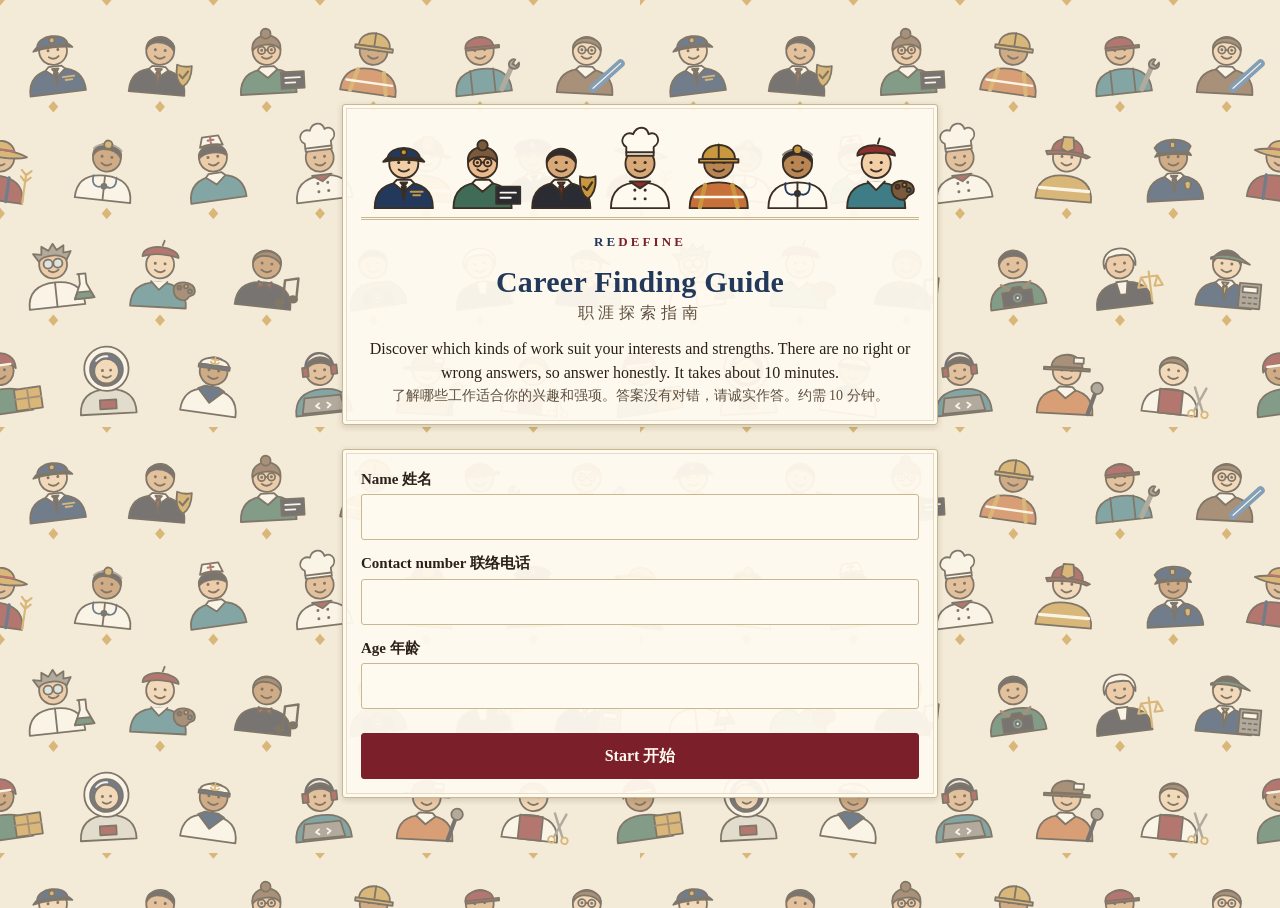
<file: docs/index.html>
<!doctype html>
<html lang="en">
<head>
<meta charset="utf-8">
<meta name="viewport" content="width=device-width, initial-scale=1">
<title>Career Finding Guide</title>
<meta name="robots" content="noindex">
<meta name="theme-color" content="#23395b">
<link rel="stylesheet" href="style.css">
</head>
<body class="pattern">
<main class="wrap" id="app"></main>
<script src="config.js"></script>
<script src="questions.js"></script>
<script>
const API = (window.CFG_CONFIG || {}).api;
const KEY = 'cfg.draft';
const app = document.getElementById('app');
const save = () => { try { localStorage.setItem(KEY, JSON.stringify(st)); } catch (e) {} };
const load = () => { try { return JSON.parse(localStorage.getItem(KEY)); } catch (e) { return null; } };
const clear = () => { try { localStorage.removeItem(KEY); } catch (e) {} };
const id = () => Array.from(crypto.getRandomValues(new Uint8Array(12)), b => b.toString(16).padStart(2, '0')).join('');
const esc = s => String(s).replace(/[&<>"']/g, c => ({'&': '&amp;', '<': '&lt;', '>': '&gt;', '"': '&quot;', "'": '&#39;'}[c]));

/* One page per group of questions, so nothing long sits on a phone screen. */
const PAGES = [];
{
  let n = 0;
  CFG_SECTIONS.forEach(s => {
    const parts = s.kind === 'yesno' ? CFG_TYPES.map(t => s.groups[t].map(q => ({en: q[0], zh: q[1]})))
      : s.pages.map(p => p.items.map(q => ({en: q[1], zh: q[2]})));
    parts.forEach((items, i) => { PAGES.push({section: s, first: i === 0, part: i + 1, parts: parts.length, items: items.map(q => Object.assign(q, {at: n++}))}); });
  });
}

let st = load() || {id: id(), page: -1, name: '', contact: '', age: '', answers: {}, ms: 0};
let started = Date.now();
function spent() { return st.ms + (Date.now() - started); }
function keep() { st.ms = spent(); started = Date.now(); save(); }

function render() {
  if (!API) return closed();
  if (st.page < 0) return welcome();
  if (st.page >= PAGES.length) return finish();
  page();
}

function closed() {
  app.innerHTML = `<div class="card stack masthead" style="margin-top:24px"><div class="brand">RE<span>DEFINE</span></div><h1>Career Finding Guide</h1><p class="notice">This form is not open yet. Please check with the person who sent you the link.<br>表格尚未开放，请联系发送链接给你的人。</p></div>`;
}

function welcome() {
  app.innerHTML = `<div class="stack hero">
    <div class="card stack masthead">
      <img src="banner.svg" alt="">
      <div class="brand">RE<span>DEFINE</span></div>
      <div><h1>Career Finding Guide</h1><span class="zh">职涯探索指南</span></div>
      <p>Discover which kinds of work suit your interests and strengths. There are no right or wrong answers, so answer honestly. It takes about 10 minutes.<span class="zh">了解哪些工作适合你的兴趣和强项。答案没有对错，请诚实作答。约需 10 分钟。</span></p>
    </div>
    <form class="card stack" id="f" novalidate>
      <div class="field"><label for="n">Name 姓名</label><input id="n" autocomplete="name" maxlength="80" value="${esc(st.name)}"></div>
      <div class="field"><label for="c">Contact number 联络电话</label><input id="c" type="tel" autocomplete="tel" inputmode="tel" maxlength="20" value="${esc(st.contact)}"></div>
      <div class="field"><label for="a">Age 年龄</label><input id="a" type="text" inputmode="numeric" maxlength="2" value="${esc(st.age)}"></div>
      <div class="trap" aria-hidden="true"><label>Website<input id="w" tabindex="-1" autocomplete="off"></label></div>
      <p class="err" id="e" role="alert"></p>
      <button class="btn primary">${Object.keys(st.answers).length ? 'Continue 继续' : 'Start 开始'}</button>
    </form></div>`;
  document.getElementById('f').onsubmit = ev => {
    ev.preventDefault();
    const name = n.value.trim(), contact = c.value.trim(), age = a.value.trim(), e = document.getElementById('e');
    if (!name) return e.textContent = 'Please enter your name. 请填写姓名。';
    if (!/^[\d+\-\s()]{7,20}$/.test(contact)) return e.textContent = 'Please enter a valid contact number. 请填写正确的电话号码。';
    if (!/^\d{2}$/.test(age) || +age < 15) return e.textContent = 'Please enter your age. 请填写年龄。';
    Object.assign(st, {name, contact, age, website: document.getElementById('w').value, page: Math.max(0, st.page)});
    started = Date.now(); save(); render(); scrollTo(0, 0);
  };
}

function page() {
  const p = PAGES[st.page], s = p.section, done = Object.keys(st.answers).length;
  const buttons = q => s.kind === 'yesno'
    ? `<div class="opts">
        <button type="button" class="opt" data-q="${q.at}" data-v="1" aria-pressed="${st.answers[q.at] === 1}">${s.yes} ${s.yesZh}</button>
        <button type="button" class="opt" data-q="${q.at}" data-v="0" aria-pressed="${st.answers[q.at] === 0}">${s.no} ${s.noZh}</button></div>`
    : `<div class="opts seven">${[1, 2, 3, 4, 5, 6, 7].map(v => `<button type="button" class="opt" data-q="${q.at}" data-v="${v}" aria-pressed="${st.answers[q.at] === v}" aria-label="${v} / 7"><b>${v}</b></button>`).join('')}</div>
       <div class="scale-ends"><span>Lowest 最差</span><span>Highest 最强</span></div>
       <p class="err" id="h${q.at}" role="alert"></p>`;
  app.innerHTML = `<div class="top">
      <div class="row small muted"><span class="grow">Section ${s.id} of 4 · ${s.name} ${s.zh}</span><span>${done} / ${CFG_ITEMS.length}</span></div>
      <div class="bar"><i style="width:${done / CFG_ITEMS.length * 100}%"></i></div>
    </div>
    <div class="stack">
      ${p.first ? `<div class="card small">${esc(s.intro)}<span class="zh">${esc(s.introZh)}</span></div>` : ''}
      <div class="card">
        <p class="small muted" style="margin-bottom:12px">Part ${p.part} of ${p.parts} 第 ${p.part} / ${p.parts} 组${s.kind === 'scale' ? '<br>Use each number only once in this group. Tap a chosen number again to clear it.<br>每个数字在这一组只能用一次。再按一次已选的数字可取消。' : ''}</p>
        ${p.items.map(q => `<div class="q" id="q${q.at}"><div class="qt">${esc(q.en)}<span class="zh">${esc(q.zh)}</span></div>${buttons(q)}</div>`).join('')}
      </div>
      <p class="err" id="e" role="alert"></p>
      <div class="row">
        <button type="button" class="btn" id="back">Back 上一步</button>
        <button type="button" class="btn primary grow" id="next">${st.page === PAGES.length - 1 ? 'Submit 提交' : 'Next 下一步'}</button>
      </div>
    </div>`;
  const sync = () => {
    app.querySelectorAll('.opt').forEach(o => {
      const q = +o.dataset.q, v = +o.dataset.v;
      o.setAttribute('aria-pressed', st.answers[q] === v);
      if (s.kind === 'scale') o.classList.toggle('taken', p.items.some(i => i.at !== q && st.answers[i.at] === v));
    });
    const count = Object.keys(st.answers).length;
    app.querySelector('.top span:last-child').textContent = count + ' / ' + CFG_ITEMS.length;
    app.querySelector('.bar i').style.width = count / CFG_ITEMS.length * 100 + '%';
  };
  app.querySelectorAll('.opt').forEach(b => b.onclick = () => {
    const q = +b.dataset.q, v = +b.dataset.v, hint = document.getElementById('h' + q);
    if (s.kind === 'scale') {
      const other = p.items.find(i => i.at !== q && st.answers[i.at] === v);
      if (other) { hint.textContent = `${v} is already used for ${other.en}. Choose another number. ${v} 已用于${other.zh}，请选其他数字。`; return; }
      hint.textContent = '';
    }
    if (s.kind === 'scale' && st.answers[q] === v) delete st.answers[q]; else st.answers[q] = v;
    document.getElementById('q' + q).classList.remove('missing');
    sync(); keep();
  });
  sync();
  document.getElementById('back').onclick = () => { st.page--; keep(); render(); scrollTo(0, 0); };
  document.getElementById('next').onclick = () => {
    const miss = p.items.filter(q => !(q.at in st.answers));
    miss.forEach(q => document.getElementById('q' + q.at).classList.add('missing'));
    if (miss.length) {
      document.getElementById('e').textContent = 'Please answer every question. 请回答所有问题。';
      return document.getElementById('q' + miss[0].at).scrollIntoView({behavior: 'smooth', block: 'center'});
    }
    st.page++; keep(); render(); scrollTo(0, 0);
  };
}

async function finish() {
  app.innerHTML = `<div class="card stack masthead" style="margin-top:24px"><h2>Sending your answers…</h2><span class="zh">正在提交…</span></div>`;
  const answers = CFG_ITEMS.map((q, i) => st.answers[i]).join('');
  try {
    const r = await fetch(API, {method: 'POST', headers: {'Content-Type': 'text/plain;charset=utf-8'}, body: JSON.stringify({
      op: 'submit', id: st.id, name: st.name, contact: st.contact, age: +st.age, seconds: Math.round(spent() / 1000), answers, website: st.website || ''
    })});
    const j = await r.json();
    if (j.error) throw j.error;
    clear();
    app.innerHTML = `<div class="card stack masthead" style="margin-top:24px"><img src="banner.svg" alt=""><div class="brand">RE<span>DEFINE</span></div>
      <h1>Thank you, ${esc(st.name)}</h1><span class="zh">谢谢你完成职涯探索指南。</span>
      <p>Your answers have been received. We will go through your results with you in a career conversation.</p>
      <span class="zh">我们已收到你的答案，稍后会与你一起讨论结果。</span></div>`;
  } catch (e) {
    app.innerHTML = `<div class="card stack" style="margin-top:24px"><h2>Your answers were not sent</h2><span class="zh">答案尚未提交。</span>
      <p>They are still saved on this phone. Check your connection and try again.</p><span class="zh">答案仍保存在此手机上，请检查网络后重试。</span>
      <button class="btn primary" id="retry">Try again 重试</button></div>`;
    document.getElementById('retry').onclick = finish;
  }
}

render();
</script>
</body>
</html>
</file>
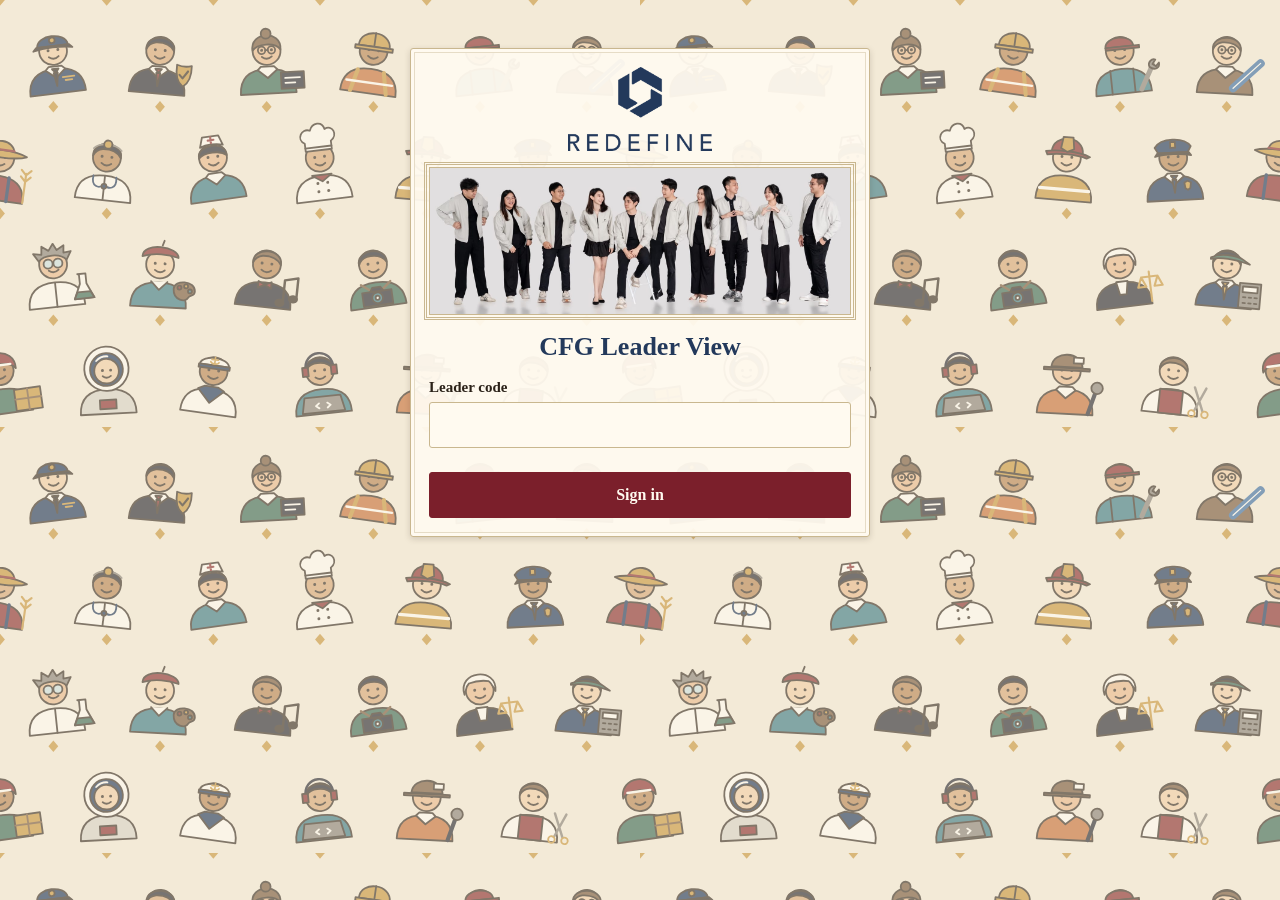
<file: docs/leader.html>
<!doctype html>
<html lang="en">
<head>
<meta charset="utf-8">
<meta name="viewport" content="width=device-width, initial-scale=1">
<title>CFG Leader View</title>
<meta name="robots" content="noindex">
<meta name="theme-color" content="#23395b">
<link rel="stylesheet" href="style.css">
</head>
<body class="pattern">
<main class="wrap wide" id="app"></main>
<script src="config.js"></script>
<script src="questions.js"></script>
<script src="scoring.js"></script>
<script>
const API = (window.CFG_CONFIG || {}).api;
const app = document.getElementById('app');
const esc = s => String(s).replace(/[&<>"']/g, c => ({'&': '&amp;', '<': '&lt;', '>': '&gt;', '"': '&quot;', "'": '&#39;'}[c]));
const mem = {
  get: k => { try { return sessionStorage.getItem(k) || localStorage.getItem(k); } catch (e) { return null; } },
  code: v => { try { v ? sessionStorage.setItem('cfg.code', v) : sessionStorage.removeItem('cfg.code'); } catch (e) {} },
  lang: v => { try { localStorage.setItem('cfg.lang', v); } catch (e) {} }
};
let code = mem.get('cfg.code') || '', lang = mem.get('cfg.lang') || 'en', people = [], view = {tab: 'list', id: null, q: ''};
const L = (en, zh) => lang === 'zh' ? zh : en;
const T = pair => pair[lang === 'zh' ? 1 : 0];
const LINK = new URL('./', location.href).href;

async function post(body) {
  let r;
  try { r = await fetch(API, {method: 'POST', headers: {'Content-Type': 'text/plain;charset=utf-8'}, body: JSON.stringify(Object.assign({code}, body))}); }
  catch (e) { throw 'network'; }
  const j = await r.json();
  if (j.error) throw j.error;
  return j;
}
function enrich(p) {
  p.score = cfgScore(p.answers, CFG_ITEMS);
  p.comment = cfgComment(p.score, {seconds: p.seconds});
  return p;
}
const when = iso => new Date(iso).toLocaleString('en-GB', {timeZone: 'Asia/Kuala_Lumpur', day: 'numeric', month: 'short', year: 'numeric', hour: '2-digit', minute: '2-digit'});
const chip = b => `<span class="chip ${b}">${esc(T(CFG_BANDS[b]))}</span>`;

function gate(msg) {
  app.innerHTML = `<form class="card stack gate" id="f">
    <img class="logo big" src="logo.png" alt="REDEFINE"><img class="team" src="team.jpg" alt="The REDEFINE team"><h1>CFG Leader View</h1>
    ${API ? `<div class="field"><label for="c">Leader code</label><input id="c" type="password" autocomplete="current-password"></div>
    <p class="err" role="alert">${msg || ''}</p><button class="btn primary">Sign in</button>` : `<p class="notice">The results server is not connected yet.</p>`}
  </form>`;
  if (!API) return;
  document.getElementById('f').onsubmit = async ev => {
    ev.preventDefault();
    code = document.getElementById('c').value.trim();
    const b = ev.target.querySelector('button'); b.disabled = true; b.textContent = 'Checking…';
    await open();
  };
}

async function open() {
  try {
    const r = await post({op: 'list'});
    people = r.candidates.map(enrich);
    mem.code(code); render();
  } catch (e) {
    code = ''; mem.code('');
    gate(e === 'unauthorized' ? 'That code is not right.' : e === 'locked' ? 'Too many wrong tries. Wait 15 minutes.' : 'Could not reach the results server. Check your connection.');
  }
}

function header() {
  return `<div class="card row noprint leadbar">
    <img class="logo" src="logo.png" alt="REDEFINE"><span class="grow"></span>
    <div class="tabs" role="tablist">
      <button class="tab" role="tab" data-tab="list" aria-selected="${view.tab === 'list'}">${L('Candidates', '候选人')}</button>
      <button class="tab" role="tab" data-tab="share" aria-selected="${view.tab === 'share'}">${L('Share', '分享')}</button>
    </div>
    <button class="lang" id="lang">${lang === 'zh' ? 'EN' : '中文'}</button>
  </div>`;
}

function render() {
  const person = view.id && people.find(p => p.id === view.id);
  app.innerHTML = header() + (view.tab === 'share' ? share() : person ? detail(person) : list());
  app.querySelectorAll('[data-tab]').forEach(b => b.onclick = () => { view.tab = b.dataset.tab; view.id = null; render(); });
  document.getElementById('lang').onclick = () => { lang = lang === 'zh' ? 'en' : 'zh'; mem.lang(lang); render(); };
  app.querySelectorAll('[data-id]').forEach(b => b.onclick = () => { view.id = b.dataset.id; render(); scrollTo(0, 0); });
  const on = (i, f) => { const e = document.getElementById(i); if (e) e.onclick = f; };
  on('back', () => { view.id = null; render(); });
  on('print', () => print());
  on('refresh', async () => { document.getElementById('refresh').disabled = true; await open(); });
  on('copy', async () => { await navigator.clipboard.writeText(LINK); document.getElementById('copy').textContent = L('Copied', '已复制'); });
  on('del', async () => {
    if (!confirm(L('Delete this candidate permanently?', '确定永久删除这位候选人？'))) return;
    await post({op: 'delete', id: view.id});
    people = people.filter(p => p.id !== view.id); view.id = null; render();
  });
  const q = document.getElementById('q');
  if (q) q.oninput = () => { view.q = q.value; document.getElementById('rows').innerHTML = rows(); bindRows(); };
}
function bindRows() { app.querySelectorAll('[data-id]').forEach(b => b.onclick = () => { view.id = b.dataset.id; render(); scrollTo(0, 0); }); }

function rows() {
  const f = view.q.trim().toLowerCase();
  const shown = people.filter(p => !f || p.name.toLowerCase().includes(f) || p.contact.includes(f));
  if (!shown.length) return `<p class="card muted">${people.length ? L('No match.', '没有符合的结果。') : L('No candidates yet. Share the link or QR code to start.', '还没有候选人。分享链接或二维码即可开始。')}</p>`;
  return shown.map(p => `<button class="person" data-id="${esc(p.id)}">
    <span class="grow"><span class="name">${esc(p.name)}</span><span class="muted small" style="display:block">${L('Age', '年龄')} ${esc(p.age)} · ${esc(when(p.at))}</span></span>
    <span style="text-align:right"><span class="code">${p.score.code}</span><br>${chip(p.comment.band)}</span>
  </button>`).join('');
}

function list() {
  return `<div class="stack">
    <div class="card stack"><img class="team" src="team.jpg" alt="The REDEFINE team">
    <div class="row"><h1 class="grow">${L('Candidates', '候选人')} (${people.length})</h1><button class="btn" id="refresh">${L('Refresh', '刷新')}</button></div>
    <div class="field"><input id="q" type="search" placeholder="${L('Search name or phone', '搜索姓名或电话')}" aria-label="${L('Search name or phone', '搜索姓名或电话')}" value="${esc(view.q)}"></div></div>
    <div class="stack" id="rows">${rows()}</div>
  </div>`;
}

function hexagon(s) {
  const c = 150, r = 100, pt = (i, k) => {
    const a = (-90 + i * 60) * Math.PI / 180;
    return [+(c + r * k * Math.cos(a)).toFixed(1), +(c + r * k * Math.sin(a)).toFixed(1)];
  };
  const poly = f => CFG_RING.split('').map((t, i) => pt(i, f(t)).join(',')).join(' ');
  const grid = [.25, .5, .75, 1].map(k => `<polygon points="${poly(() => k)}" fill="none" stroke="var(--rule)"/>`).join('');
  const labels = CFG_RING.split('').map((t, i) => { const [x, y] = pt(i, 1.24); return `<text x="${x}" y="${y}" class="${'ESC'.includes(t) ? 't' : ''}">${t} ${s.types[t].pct}%</text>`; }).join('');
  const label = CFG_RING.split('').map(t => t + ' ' + s.types[t].pct + '%').join(', ');
  return `<svg class="hex" viewBox="0 0 300 300" role="img" aria-label="${L('Hexagon profile', '六边形结果')}: ${label}">${grid}<polygon points="${poly(t => Math.max(.03, s.types[t].pct / 100))}" fill="var(--stamp)" fill-opacity=".22" stroke="var(--stamp)" stroke-width="2"/>${labels}</svg>`;
}

function marks(s) {
  const types = CFG_RING.split(''), top = s.order.slice(0, 3);
  const sum = (o, id) => types.reduce((n, t) => n + o[id][t], 0);
  const row = id => {
    const sec = CFG_SECTIONS[id - 1];
    return `<tr><td>${id}. ${L(sec.name, sec.zh)}</td>${types.map(t => `<td>${s.bySection[id][t]}<small>/${s.maxBySection[id][t]}</small></td>`).join('')}<td><b>${sum(s.bySection, id)}</b><small>/${sum(s.maxBySection, id)}</small></td></tr>`;
  };
  const total = types.reduce((n, t) => n + s.types[t].total, 0), max = types.reduce((n, t) => n + s.types[t].max, 0);
  return `<div class="tablewrap"><table>
    <thead><tr><th>${L('Section', '部分')}</th>${types.map(t => `<th>${t}</th>`).join('')}<th>${L('Total', '总分')}</th></tr></thead>
    <tbody>${[1, 2, 3, 4].map(row).join('')}
    <tr class="total"><td>${L('Total', '总分')}</td>${types.map(t => `<td class="${top.includes(t) ? 'top3' : ''}">${s.types[t].total}<small>/${s.types[t].max}</small></td>`).join('')}<td>${total}<small>/${max}</small></td></tr>
    <tr><td>%</td>${types.map(t => `<td>${s.types[t].pct}%</td>`).join('')}<td></td></tr>
    <tr><td>${L('Interest (1+3)', '兴趣（1+3）')}</td>${types.map(t => `<td>${s.types[t].interest}%</td>`).join('')}<td></td></tr>
    <tr><td>${L('Ability (2+4)', '能力（2+4）')}</td>${types.map(t => `<td>${s.types[t].ability}%</td>`).join('')}<td></td></tr>
    </tbody></table></div>`;
}

function picks(p) {
  return CFG_SECTIONS.map(sec => {
    const items = CFG_ITEMS.map((q, i) => Object.assign({v: +p.answers[i]}, q)).filter(q => q.section === sec.id);
    const body = CFG_RING.split('').map(t => {
      const list = items.filter(q => q.type === t && (q.kind === 'scale' || q.v === 1));
      const words = list.map(q => esc(L(q.en, q.zh)) + (q.kind === 'scale' ? ` (${q.v})` : '')).join('; ');
      return `<p><b>${t} ${esc(T(CFG_NAMES[t]))}:</b> ${words || '-'}</p>`;
    }).join('');
    return `<details><summary>${sec.id}. ${L(sec.name, sec.zh)}</summary><div class="ticks">${body}</div></details>`;
  }).join('');
}

const bullets = list => `<ul class="c">${list.map(x => `<li>${esc(T(x))}</li>`).join('')}</ul>`;

function detail(p) {
  const s = p.score, c = p.comment, digits = p.contact.replace(/\D/g, ''), wa = digits.startsWith('0') ? '6' + digits : digits;
  const cons = {1: L('Adjacent, consistent', '相邻，方向一致'), 2: L('One apart, fairly consistent', '相隔一型，尚算一致'), 3: L('Opposite, mixed interests', '相对，兴趣分歧')}[s.consistency] || L('Same', '相同');
  return `<div class="stack">
    <button class="btn noprint" id="back" style="align-self:flex-start">${L('Back', '返回')}</button>
    <div class="card result-head">
      <div class="stack">
        <div><h1>${esc(p.name)}</h1>
        <p class="muted small">${L('Age', '年龄')} ${esc(p.age)} · <a href="https://wa.me/${esc(wa)}" style="color:inherit">${esc(p.contact)}</a> · ${esc(when(p.at))}</p></div>
        <div class="row"><span class="code" style="font-size:28px">${s.code}</span>${chip(c.band)}</div>
        <table>
          <tr><td>${L('Agent match (0-28)', '顾问匹配度（0-28）')}</td><td><b>${s.match}</b></td></tr>
          <tr><td>${L('Consistency', '一致性')}</td><td>${cons}</td></tr>
          <tr><td>${L('Differentiation', '区分度')}</td><td>${s.range} ${L('points', '分')}</td></tr>
        </table>
      </div>
      ${hexagon(s)}
    </div>
    ${c.flags.length ? `<div class="notice"><b>${L('Check these first', '请先留意')}</b>${bullets(c.flags)}</div>` : ''}
    <div class="card stack"><h2>${L('Marks by section', '各部分分数')}</h2>${marks(s)}</div>
    <div class="card stack">
      <h2>${L('Comment', '评语')}</h2>
      ${c.summary.map(x => `<p>${esc(T(x))}</p>`).join('')}
      <h3>${L('Strengths', '优势')}</h3>${bullets(c.strengths)}
      ${c.watch.length ? `<h3>${L('Watch-outs', '留意事项')}</h3>${bullets(c.watch)}` : ''}
      <h3>${L('Ask in the conversation', '对谈时可以问')}</h3>${bullets(c.ask)}
      <p class="muted small">${L('This shows interests and self-rated ability, not proven performance. Use it to guide a conversation, not as the only reason to accept or reject someone.', '此结果反映兴趣和自我评估的能力，并不代表实际表现。请用来引导对谈，不要作为录取或拒绝的唯一依据。')}</p>
    </div>
    <div class="card stack"><h2>${L('Their answers', '对方的答案')}</h2><p class="muted small">${L('Items answered Like or Yes, and Section 4 ratings.', '选“喜欢”或“是”的项目及第四部分评分。')}</p>${picks(p)}</div>
    <div class="row noprint">
      <button class="btn" id="print">${L('Print or save PDF', '打印或存为 PDF')}</button>
      <span class="grow"></span>
      <button class="btn" id="del" style="color:var(--err)">${L('Delete', '删除')}</button>
    </div>
  </div>`;
}

function share() {
  return `<div class="card stack">
    <h1>${L('Candidate link', '候选人链接')}</h1>
    <p class="muted">${L('Candidates do not see their score. Results appear here after they submit.', '候选人看不到分数。提交后结果会显示在这里。')}</p>
    <img class="qr" src="qr.png" alt="${L('QR code for the Career Finding Guide', '职涯探索指南二维码')}">
    <p class="link">${esc(LINK)}</p>
    <div class="row"><button class="btn primary" id="copy">${L('Copy link', '复制链接')}</button><a class="btn" href="qr.png" download="CFG-QR.png" style="text-decoration:none;color:inherit;display:inline-flex;align-items:center">${L('Download QR', '下载二维码')}</a></div>
  </div>`;
}

code ? open() : gate();
</script>
</body>
</html>
</file>
<file: docs/style.css>
:root {
  color-scheme: light;
  --paper: #f3ead7; --sheet: #fffaf0; --ink: #2a2118; --ink-2: #5e5140; --rule: #c9b78f; --rule-2: #e6dcc6;
  --stamp: #7b1f2b; --stamp-ink: #fffaf0; --tint: #f0e6cf; --pen: #23395b;
  --ok: #2f5d46; --ok-bg: #e4ecdc; --warn: #7a4e0c; --warn-bg: #f8ecd0; --err: #9c1c1c; --err-bg: #f8e3dc;
  --f-ui: Georgia, "Times New Roman", "Songti SC", "Noto Serif SC", "Noto Serif CJK SC", SimSun, serif;
  --r: 3px;
}
* { box-sizing: border-box; }
html { -webkit-text-size-adjust: 100%; }
body { margin: 0; background: var(--paper); color: var(--ink); font: 16px/1.5 var(--f-ui); }
[hidden] { display: none !important; }
button, input { font: inherit; color: inherit; }
button { cursor: pointer; }
:focus-visible { outline: 2px solid var(--pen); outline-offset: 2px; }
h1, h2, h3 { line-height: 1.25; margin: 0; font-weight: 700; color: var(--pen); }
body.pattern { background: var(--paper) url(pattern.svg) 0 0 / 640px auto; }
h1 { font-size: 26px; }
h2 { font-size: 20px; }
h3 { font-size: 16px; }
p { margin: 0; }
.wrap { width: min(100%, 640px); margin: 0 auto; padding: 16px; }
.wrap.wide { width: min(100%, 920px); }
.brand { font-weight: 700; letter-spacing: .24em; font-size: 13px; color: var(--pen); }
.brand span { color: var(--stamp); }
.muted { color: var(--ink-2); }
.small { font-size: 14px; }
.zh { color: var(--ink-2); font-size: 14px; display: block; }
.card { background: var(--sheet); border: 1px solid var(--rule); border-radius: var(--r); padding: 18px; box-shadow: inset 0 0 0 3px var(--sheet), inset 0 0 0 4px var(--rule-2), 0 2px 6px rgba(59, 47, 36, .18); }
.masthead { text-align: center; align-items: center; }
.masthead h1 { font-size: 30px; letter-spacing: .01em; }
.masthead img { width: 100%; height: auto; display: block; border-bottom: 3px double var(--rule); padding-bottom: 8px; }
.masthead > div > .zh { font-size: 16px; letter-spacing: .3em; }
body.pattern .wrap { padding: 20px 22px 110px; }
body.pattern .card { background: rgba(255, 250, 240, .94); }
body.pattern .stack { gap: 24px; }
body.pattern .card.stack { gap: 12px; }
body.pattern .hero { margin-top: 84px; }
body.pattern .card .stack, body.pattern #rows { gap: 12px; }
.logo { height: 44px; width: auto; display: block; }
.logo.big { height: 84px; margin: 0 auto; }
.team { width: 100%; height: auto; display: block; border: 1px solid var(--rule); outline: 3px double var(--rule); outline-offset: 2px; margin: 4px 0; }
.gate { max-width: 460px; margin: 28px auto; text-align: center; }
.gate .field { text-align: left; }
.leadbar { margin-bottom: 20px; padding: 10px 14px; flex-wrap: nowrap; }
@media (max-width: 480px) { .leadbar { gap: 4px; padding: 10px; } .leadbar .logo { height: 38px; } .leadbar .tab { padding: 8px 6px; font-size: 14px; } body.pattern .wrap.wide { padding-left: 16px; padding-right: 16px; } }
.stack { display: flex; flex-direction: column; gap: 12px; }
.row { display: flex; gap: 8px; align-items: center; flex-wrap: wrap; }
.grow { flex: 1; }
.btn { border: 1px solid var(--rule); background: var(--sheet); border-radius: var(--r); padding: 10px 16px; min-height: 44px; font-weight: 600; }
.btn.primary { background: var(--stamp); border-color: var(--stamp); color: var(--stamp-ink); }
.btn:disabled { opacity: .55; cursor: default; }
.field { display: flex; flex-direction: column; gap: 4px; }
.field label { font-weight: 600; font-size: 15px; }
.field input { border: 1px solid var(--rule); background: var(--sheet); border-radius: var(--r); padding: 10px 12px; min-height: 44px; width: 100%; }
.check { display: flex; gap: 10px; align-items: flex-start; font-size: 14px; }
.check input { width: 20px; height: 20px; margin-top: 2px; flex: none; }
.trap { position: absolute; left: -9999px; height: 1px; overflow: hidden; }
.err { color: var(--err); font-size: 14px; }
.notice { background: var(--warn-bg); color: var(--warn); border-radius: var(--r); padding: 10px 12px; font-size: 14px; }

/* candidate form */
.bar { height: 6px; background: var(--rule-2); border-radius: 3px; overflow: hidden; }
.bar i { display: block; height: 100%; background: var(--stamp); transition: width .2s; }
.top { position: sticky; top: 8px; z-index: 5; background: var(--sheet); border: 1px solid var(--rule); border-radius: var(--r); padding: 8px 12px 10px; margin-bottom: 12px; display: flex; flex-direction: column; gap: 6px; box-shadow: 0 2px 6px rgba(59, 47, 36, .18); }
.q { padding: 12px 0; border-top: 1px solid var(--rule-2); }
.q:first-child { border-top: 0; padding-top: 0; }
.q.missing .qt { color: var(--err); }
.qt { font-weight: 500; }
.opts { display: grid; grid-template-columns: 1fr 1fr; gap: 8px; margin-top: 8px; }
.opts.seven { grid-template-columns: repeat(7, 1fr); gap: 4px; }
.opt { border: 1px solid var(--rule); background: var(--sheet); border-radius: var(--r); min-height: 44px; padding: 6px 4px; font-size: 14px; line-height: 1.2; }
.opt b { display: block; font-size: 16px; }
.opt.taken { opacity: .35; }
.opt[aria-pressed="true"] { background: var(--pen); border-color: var(--pen); color: var(--sheet); }
.scale-ends { display: flex; justify-content: space-between; font-size: 13px; color: var(--ink-2); margin-top: 4px; }

/* leader view */
.tabs { display: flex; gap: 4px; }
.tab { border: 0; background: none; padding: 8px 12px; border-radius: var(--r); font-weight: 600; color: var(--ink-2); min-height: 40px; }
.tab[aria-selected="true"] { background: var(--tint); color: var(--ink); }
.lang { border: 1px solid var(--rule); background: var(--sheet); border-radius: var(--r); padding: 6px 10px; font-size: 14px; min-height: 36px; }
.person { display: flex; gap: 12px; align-items: center; width: 100%; text-align: left; background: var(--sheet); border: 1px solid var(--rule); border-radius: var(--r); padding: 12px; }
.person .name { font-weight: 700; overflow-wrap: anywhere; }
.code { font-weight: 800; letter-spacing: .06em; }
.chip { display: inline-block; border-radius: 999px; padding: 2px 10px; font-size: 13px; font-weight: 600; white-space: nowrap; }
.chip.strong { background: var(--ok-bg); color: var(--ok); }
.chip.explore { background: var(--warn-bg); color: var(--warn); }
.chip.low { background: var(--rule-2); color: var(--ink-2); }
.result-head { display: grid; grid-template-columns: 1fr; gap: 16px; }
@media (min-width: 680px) { .result-head { grid-template-columns: 1fr 280px; align-items: center; } }
.hex { width: 100%; max-width: 280px; margin: 0 auto; display: block; }
.hex text { fill: var(--ink-2); font-size: 13px; font-weight: 600; text-anchor: middle; dominant-baseline: middle; }
.hex text.t { fill: var(--stamp); font-weight: 800; }
.tablewrap { overflow-x: auto; }
table { border-collapse: collapse; width: 100%; font-size: 14px; font-variant-numeric: tabular-nums; }
th, td { padding: 8px 4px; text-align: center; border-bottom: 1px solid var(--rule-2); white-space: nowrap; }
th:first-child, td:first-child { text-align: left; white-space: normal; min-width: 92px; }
th { color: var(--ink-2); font-weight: 600; }
tr.total td { font-weight: 800; border-bottom: 2px solid var(--rule); }
td small { color: var(--ink-2); font-weight: 400; font-size: 11px; }
td.top3 { background: var(--tint); }
ul.c { margin: 0; padding-left: 20px; display: flex; flex-direction: column; gap: 6px; }
details summary { cursor: pointer; font-weight: 600; padding: 4px 0; }
.ticks { margin: 8px 0 0; }
.ticks p { font-size: 14px; margin-bottom: 8px; }
.qr { width: 240px; max-width: 100%; display: block; background: #fff; border-radius: var(--r); }
.link { overflow-wrap: anywhere; font-weight: 600; }

@media (max-width: 480px) {
  table { font-size: 12px; }
  th, td { padding: 6px 1px; }
  th:first-child, td:first-child { min-width: 64px; }
  td small { font-size: 9px; }
}

@media print {
  body, body.pattern { background: #fff; }
  .noprint { display: none !important; }
  .card { border: 0; padding: 0; break-inside: avoid; }
  details > *:not(summary) { display: block; }
}
</file>
